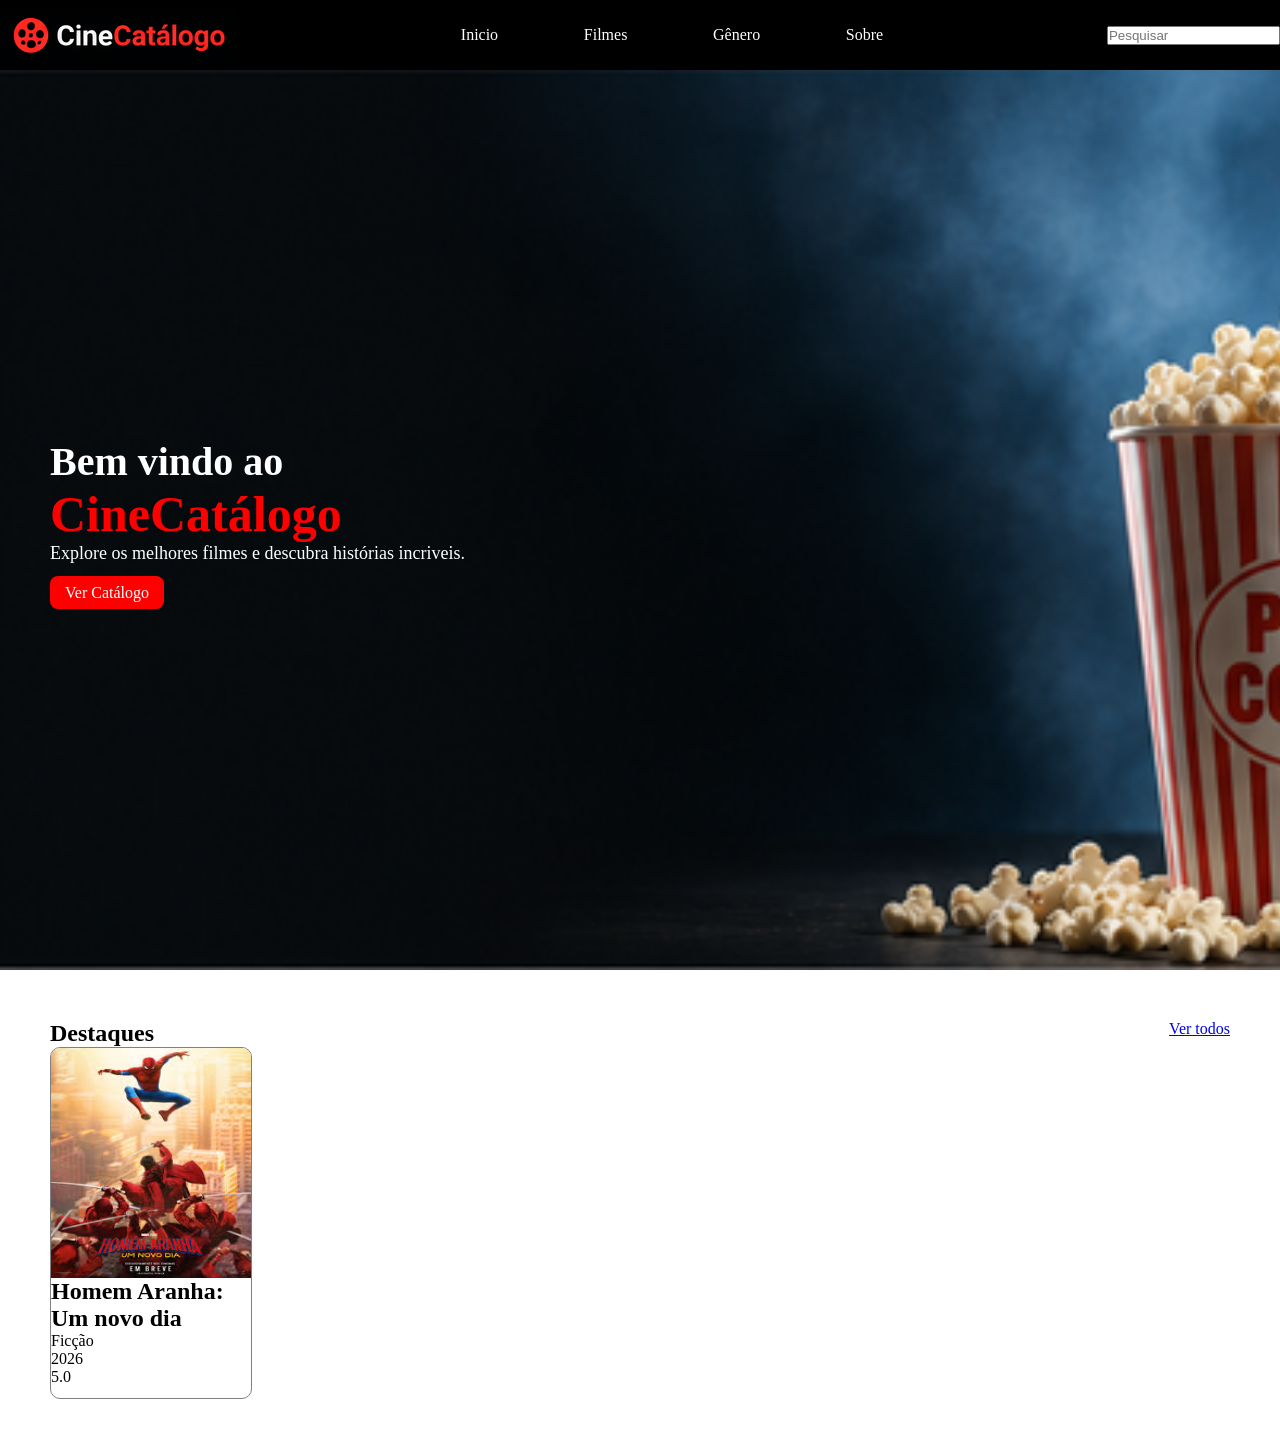
<file: Filmes #10/index.html>
<html>
<head>
	<title>Cine Catalogo</title>
	<link rel="stylesheet" href="style.css">
</head>

<body>
	<header>
	 <div class="logo">
	 	<img src="images/logo-cine.png">
	 </div>
	<ul>
		<li><a href="#">Inicio</a></li>
		<li><a href="#">Filmes</a></li>
		<li><a href="#">Gênero</a></li>
		<li><a href="#">Sobre</a></li>
	</ul>
	 <div class="pesquisa">
	 	<input type="text" placeholder="Pesquisar"> 	
	 </header>
	<main>
		<div class="slide">

			<div class="descricao-slide">

		<h3>Bem vindo ao</h3>
                <h2>CineCatálogo</h2>
                <p>Explore os melhores filmes e descubra histórias incriveis.</p>
                <a href="#">Ver Catálogo</a>

			</div>

		</div>
		

		<div class="catalogo">
			<div class="destaque-vertodos">
		<h2>Destaques</h2>
		<a href="#">Ver todos</a>
			</div>
			<ul>
				<li>
					<img src="images/homemaranha.jpeg"/>
					<h2>Homem Aranha: Um novo dia</h2>
					<div class="categoria">Ficção</div>
					<div class="lancamento">2026</div>
					<div class="avaliacao">5.0</div>
				</li>
			</ul>
		</div>

	</main>
</body>
</html>
</file>
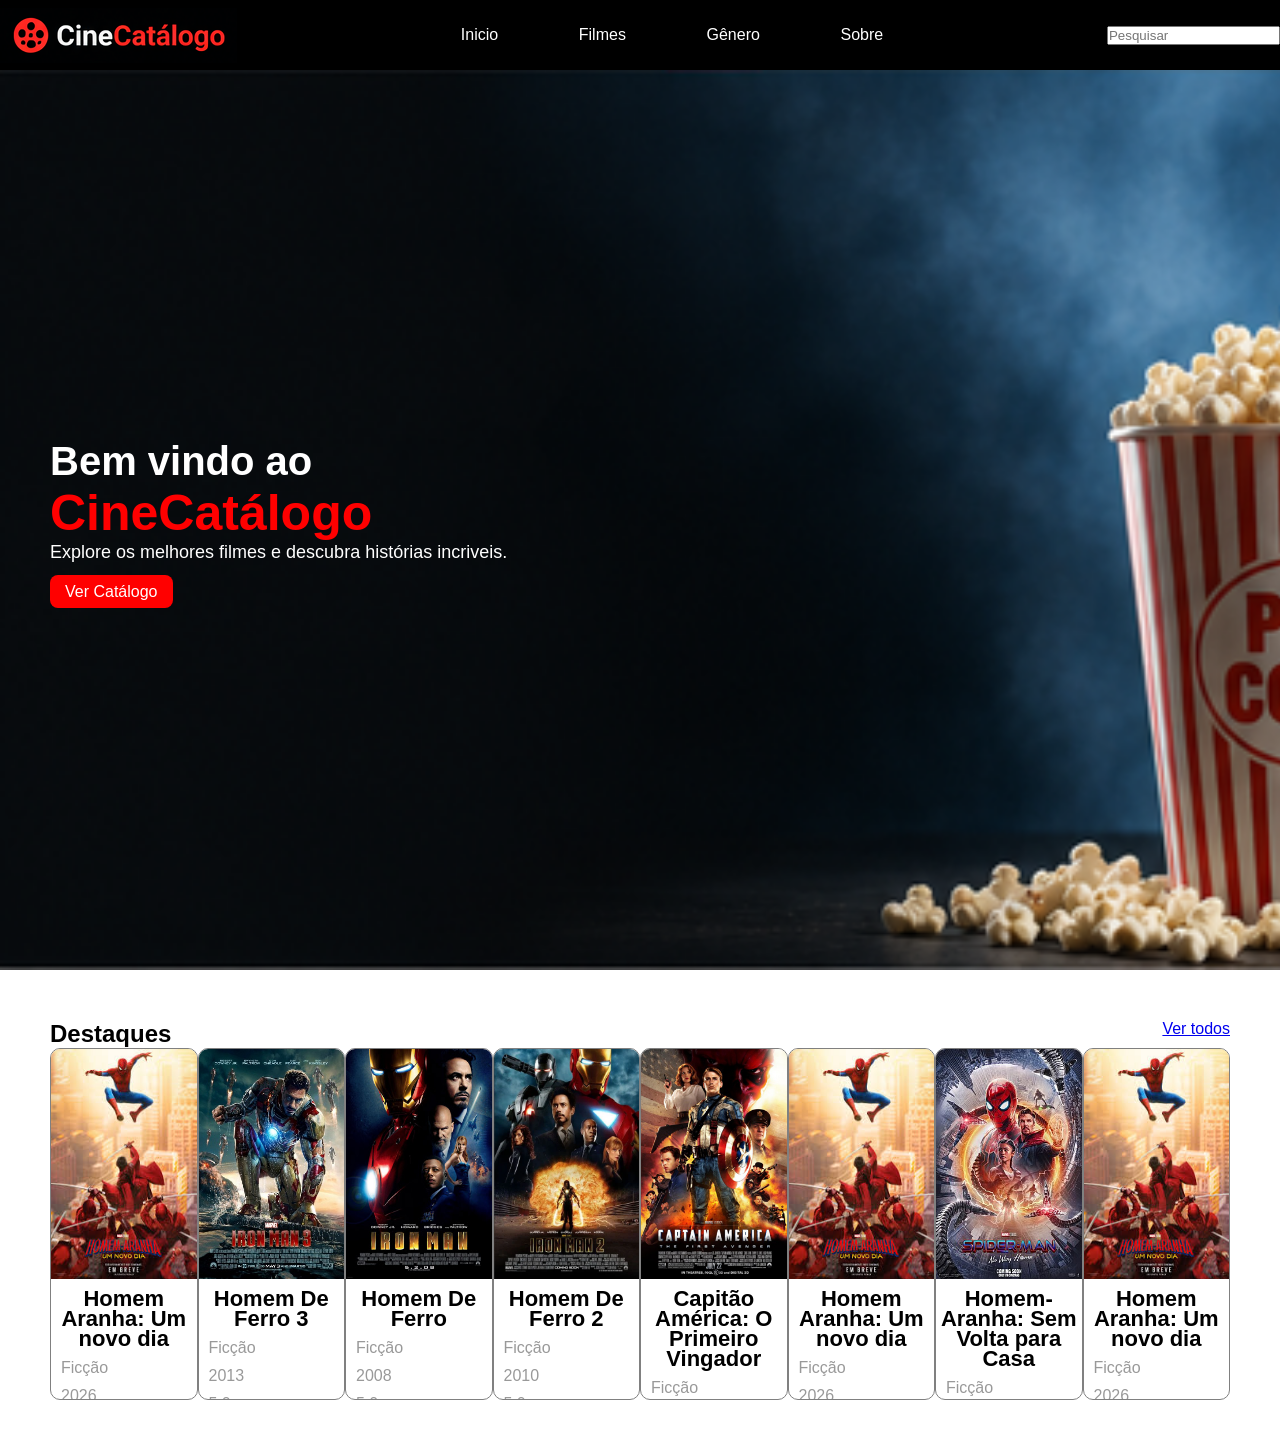
<file: Filmes #12/index.html>
<html>
<head>
	<title>Cine Catalogo</title>
	<link rel="stylesheet" href="style.css">
</head>

<body>
	<header>
	 <div class="logo">
	 	<img src="images/logo-cine.png">
	 </div>
	<ul>
		<li><a href="#">Inicio</a></li>
		<li><a href="#">Filmes</a></li>
		<li><a href="#">Gênero</a></li>
		<li><a href="#">Sobre</a></li>
	</ul>
	 <div class="pesquisa">
	 	<input type="text" placeholder="Pesquisar"> 	
	 </header>
	<main>
		<div class="slide">

			<div class="descricao-slide">

		<h3>Bem vindo ao</h3>
                <h2>CineCatálogo</h2>
                <p>Explore os melhores filmes e descubra histórias incriveis.</p>
                <a href="#">Ver Catálogo</a>

			</div>

		</div>
		

		<div class="catalogo">
			<div class="destaque-vertodos">
		<h2>Destaques</h2>
		<a href="#">Ver todos</a>
			</div>
			<ul>
				<li>
					<img src="images/homemaranha.jpeg"/>
					<h2>Homem Aranha: Um novo dia</h2>
					<div class="categoria">Ficção</div>
					<div class="lancamento">2026</div>
					<div class="avaliacao">5.0</div>
				</li>
				<li>
					<img src="images/Iron_Man_3_poster.jpg"/>
					<h2>Homem De Ferro 3</h2>
					<div class="categoria">Ficção</div>
					<div class="lancamento">2013</div>
					<div class="avaliacao">5.0</div>
				</li>
				<li>
					<img src="images/Iron_Man_poster.jpg"/>
					<h2>Homem De Ferro</h2>
					<div class="categoria">Ficção</div>
					<div class="lancamento">2008</div>
					<div class="avaliacao">5.0</div>
				</li>
				<li>
					<img src="images/Iron_Man_2_poster.jpg"/>
					<h2>Homem De Ferro 2</h2>
					<div class="categoria">Ficção</div>
					<div class="lancamento">2010</div>
					<div class="avaliacao">5.0</div>
				</li>
				<li>
					<img src="images/Capitão_América_1.jpg"/>
					<h2>Capitão América: O Primeiro Vingador</h2>
					<div class="categoria">Ficção</div>
					<div class="lancamento">2011</div>
					<div class="avaliacao">5.0</div>
				</li>
				<li>
					<img src="images/homemaranha.jpeg"/>
					<h2>Homem Aranha: Um novo dia</h2>
					<div class="categoria">Ficção</div>
					<div class="lancamento">2026</div>
					<div class="avaliacao">5.0</div>
				</li>
				<li>
					<img src="images/Spider-Man_NWTH.jpg"/>
					<h2>Homem-Aranha: Sem Volta para Casa</h2>
					<div class="categoria">Ficção</div>
					<div class="lancamento">2021</div>
					<div class="avaliacao">5.0</div>
				</li>
				<li>
					<img src="images/homemaranha.jpeg"/>
					<h2>Homem Aranha: Um novo dia</h2>
					<div class="categoria">Ficção</div>
					<div class="lancamento">2026</div>
					<div class="avaliacao">5.0</div>
				</li>

			</ul>
		</div>

	</main>
</body>
</html>
</file>
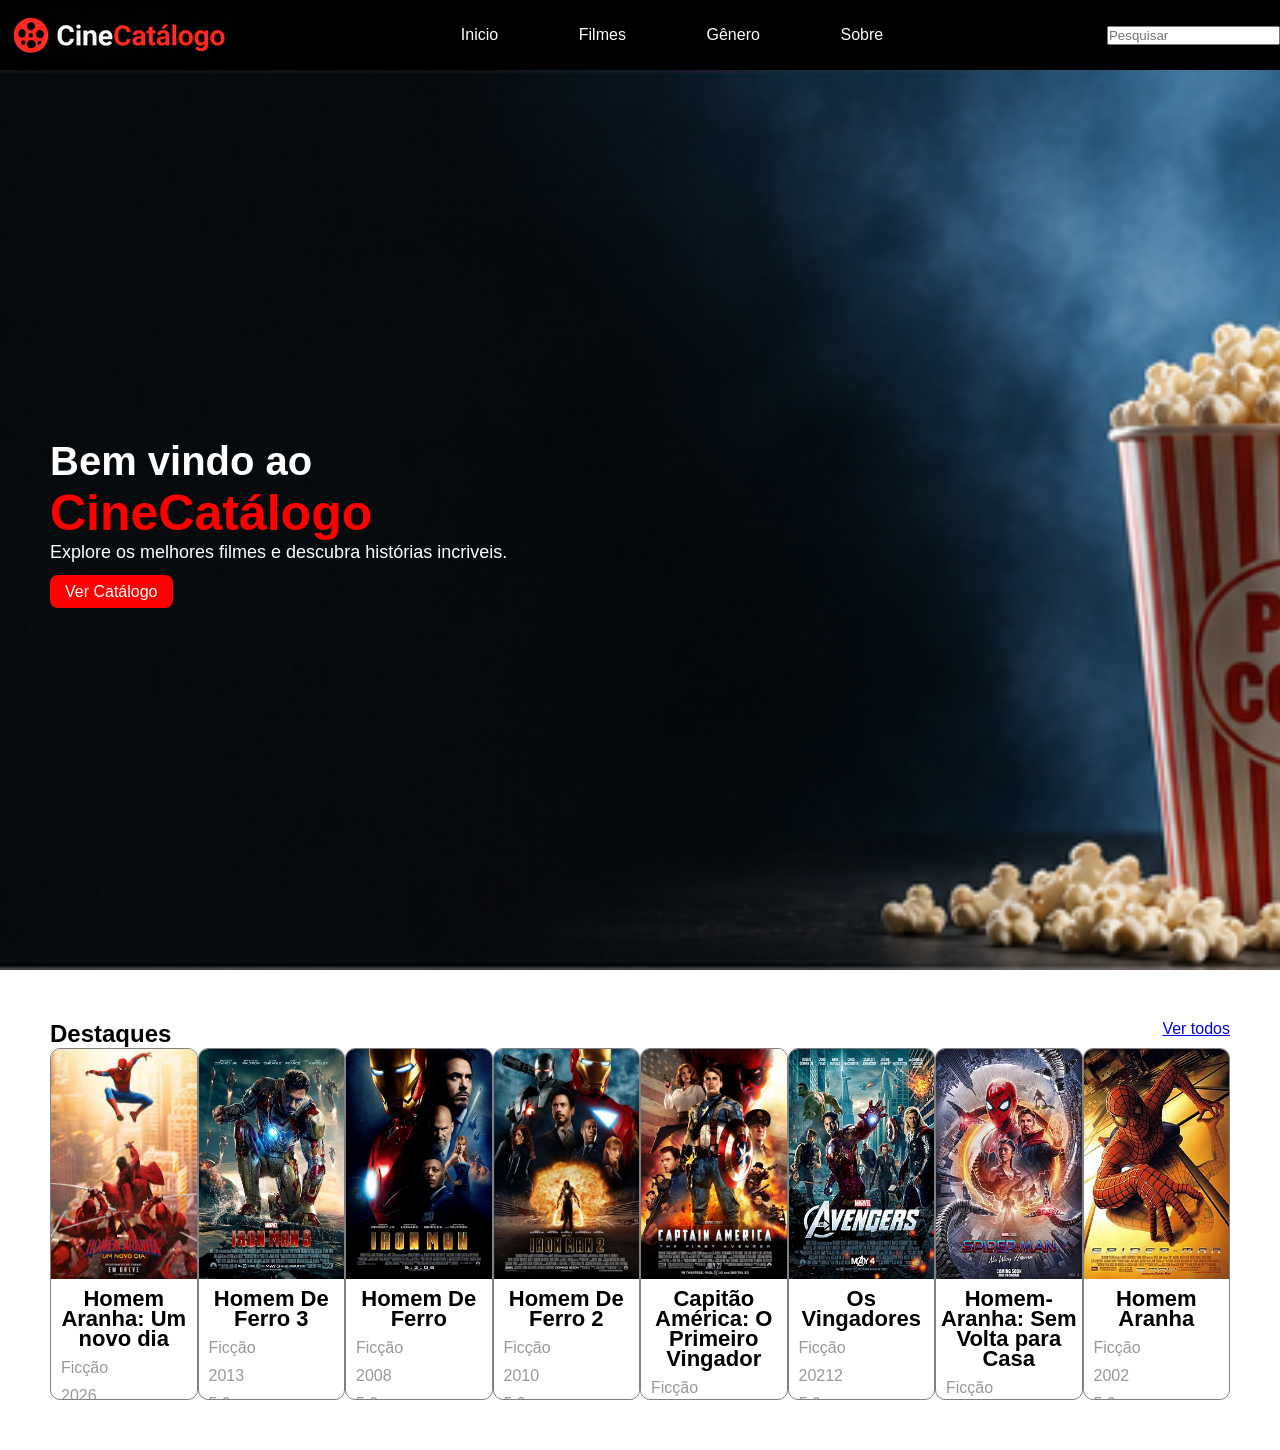
<file: Filmes #13/index.html>
<html>
<head>
	<title>Cine Catalogo</title>
	<link rel="stylesheet" href="style.css">
</head>

<body>
	<header>
	 <div class="logo">
	 	<img src="images/logo-cine.png">
	 </div>
	<ul>
		<li><a href="#">Inicio</a></li>
		<li><a href="#">Filmes</a></li>
		<li><a href="#">Gênero</a></li>
		<li><a href="#">Sobre</a></li>
	</ul>
	 <div class="pesquisa">
	 	<input type="text" placeholder="Pesquisar"> 	
	 </header>
	<main>
		<div class="slide">

			<div class="descricao-slide">

		<h3>Bem vindo ao</h3>
                <h2>CineCatálogo</h2>
                <p>Explore os melhores filmes e descubra histórias incriveis.</p>
                <a href="#">Ver Catálogo</a>

			</div>

		</div>
		

		<div class="catalogo">
			<div class="destaque-vertodos">
		<h2>Destaques</h2>
		<a href="#">Ver todos</a>
			</div>
			<ul>
				<li>
					<img src="images/homemaranha.jpeg"/>
					<h2>Homem Aranha: Um novo dia</h2>
					<div class="categoria">Ficção</div>
					<div class="lancamento">2026</div>
					<div class="avaliacao">5.0</div>
				</li>
				<li>
					<img src="images/Iron_Man_3_poster.jpg"/>
					<h2>Homem De Ferro 3</h2>
					<div class="categoria">Ficção</div>
					<div class="lancamento">2013</div>
					<div class="avaliacao">5.0</div>
				</li>
				<li>
					<img src="images/Iron_Man_poster.jpg"/>
					<h2>Homem De Ferro</h2>
					<div class="categoria">Ficção</div>
					<div class="lancamento">2008</div>
					<div class="avaliacao">5.0</div>
				</li>
				<li>
					<img src="images/Iron_Man_2_poster.jpg"/>
					<h2>Homem De Ferro 2</h2>
					<div class="categoria">Ficção</div>
					<div class="lancamento">2010</div>
					<div class="avaliacao">5.0</div>
				</li>
				<li>
					<img src="images/Capitão_América_1.jpg"/>
					<h2>Capitão América: O Primeiro Vingador</h2>
					<div class="categoria">Ficção</div>
					<div class="lancamento">2011</div>
					<div class="avaliacao">5.0</div>
				</li>
				<li>
					<img src="images/The_Avengers.jpg"/>
					<h2>Os Vingadores</h2>
					<div class="categoria">Ficção</div>
					<div class="lancamento">20212</div>
					<div class="avaliacao">5.0</div>
				</li>
				<li>
					<img src="images/Spider-Man_NWTH.jpg"/>
					<h2>Homem-Aranha: Sem Volta para Casa</h2>
					<div class="categoria">Ficção</div>
					<div class="lancamento">2021</div>
					<div class="avaliacao">5.0</div>
				</li>
				<li>
					<img src="images/Spider-Man_TM.jpg"/>
					<h2>Homem Aranha</h2>
					<div class="categoria">Ficção</div>
					<div class="lancamento">2002</div>
					<div class="avaliacao">5.0</div>
				</li>

			</ul>
		</div>

	</main>
</body>
</html>
</file>
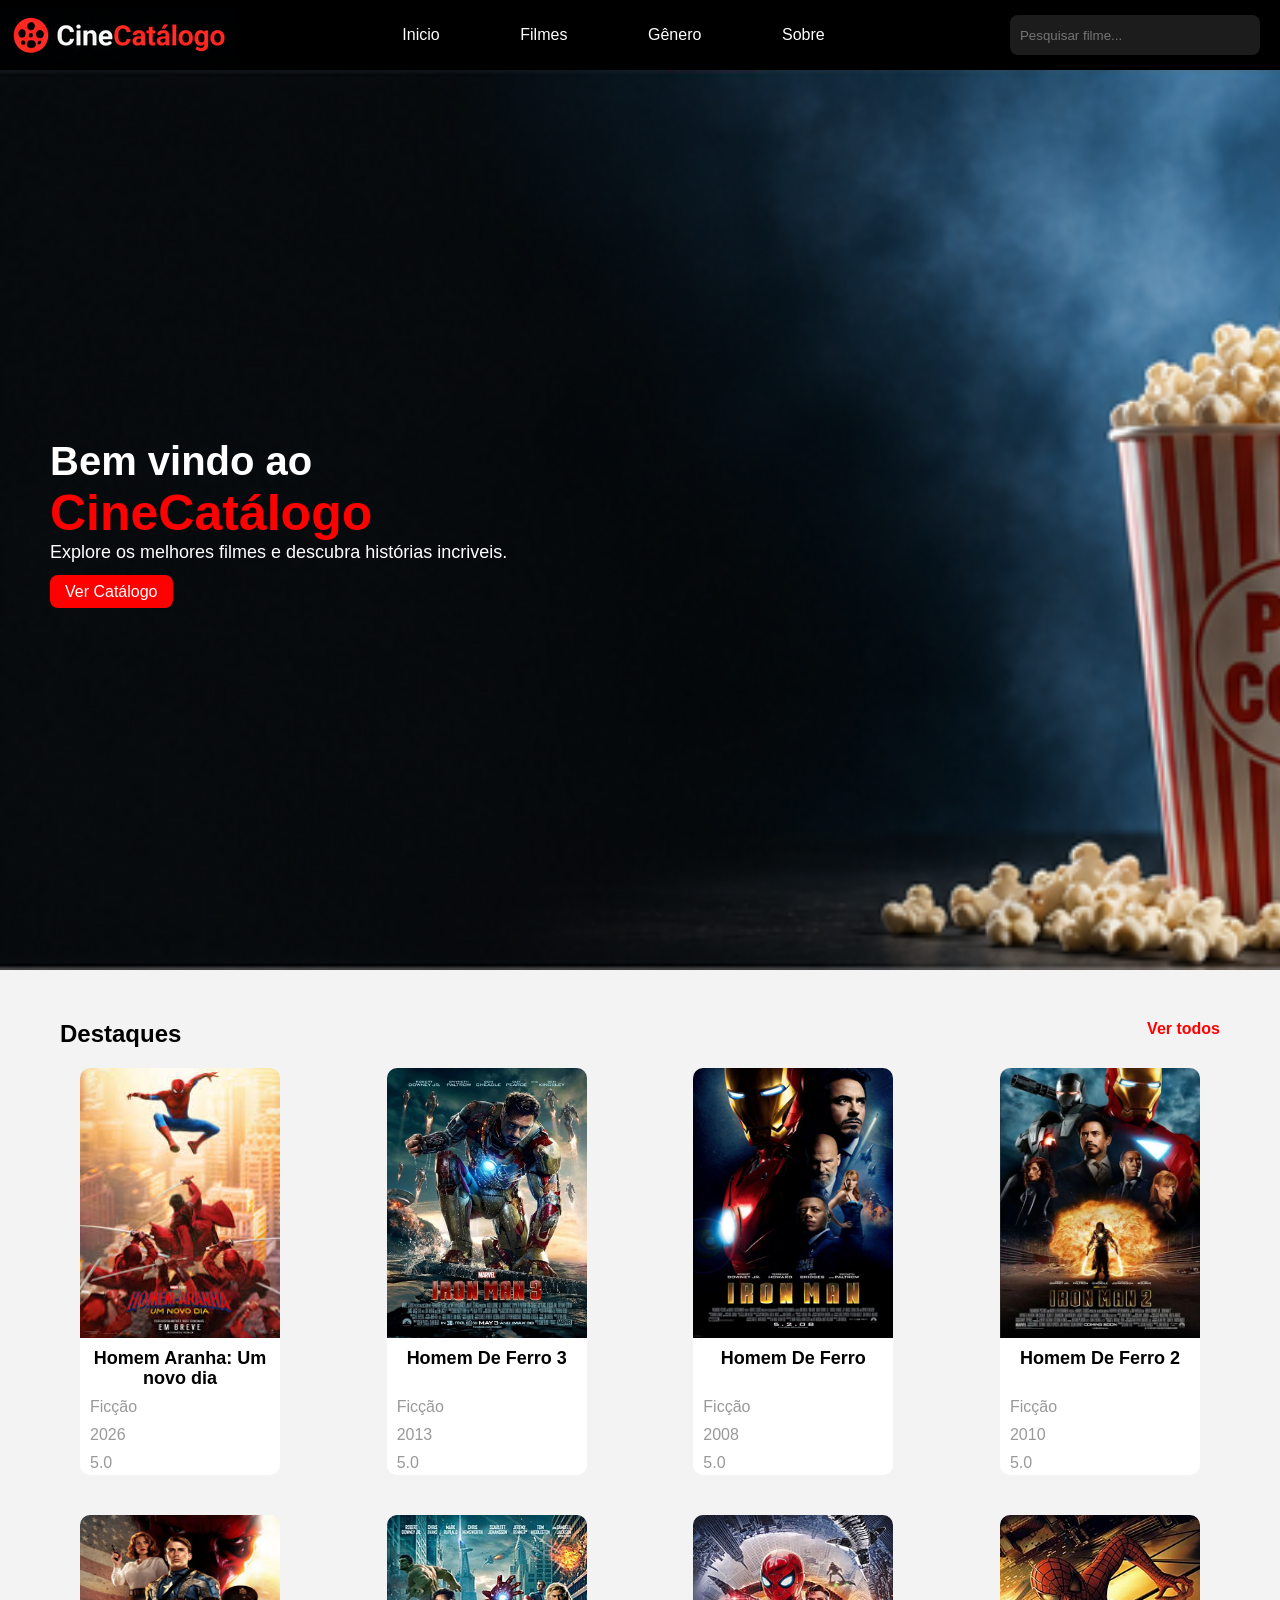
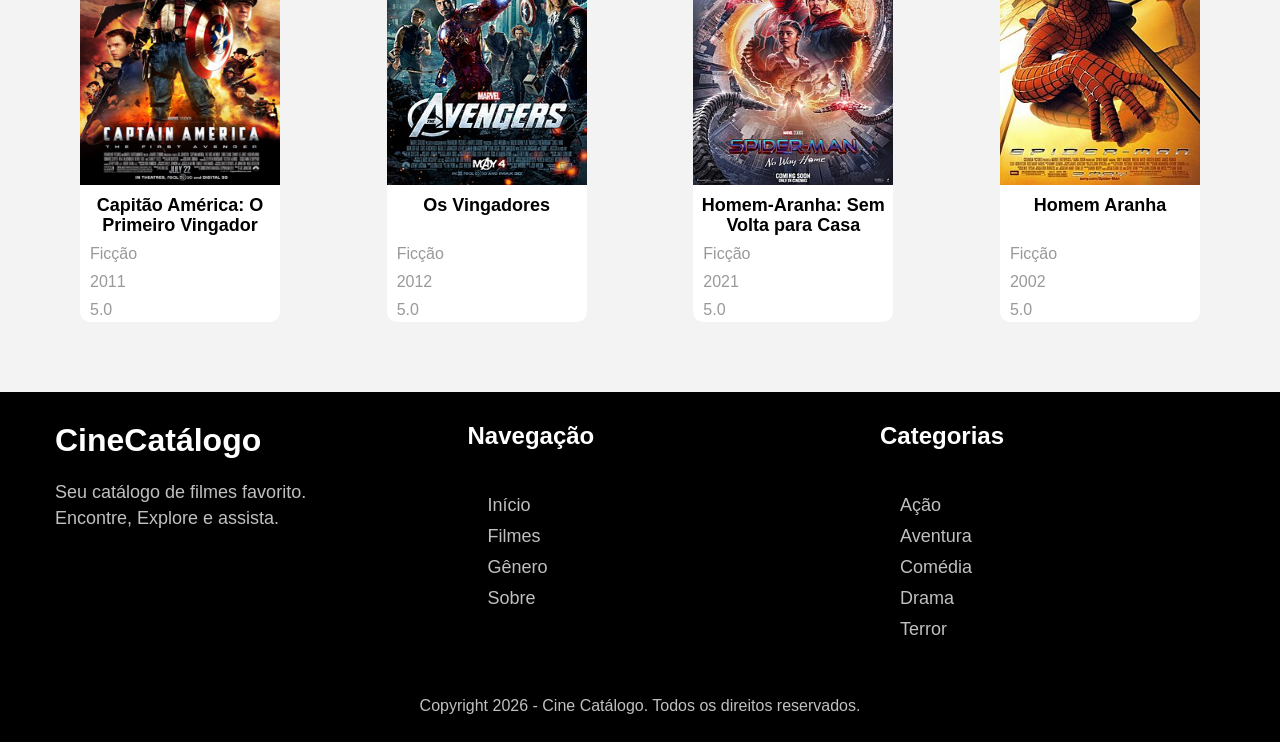
<file: Filmes #14/index.html>
<html>
<head>
	<title>Cine Catalogo</title>
	<link rel="stylesheet" href="style.css">
</head>

<body>
	<header>
	 <div class="logo">
	 	<img src="images/logo-cine.png">
	 </div>
	<ul>
		<li><a href="https://www.google.com">Inicio</a></li>
		<li><a href="https://www.github.com/Trevasepesadelos/filmes">Filmes</a></li>
		<li><a href="https://www.youtube.com/watch?v=6fVE8kSM43I&list=RD6fVE8kSM43I&start_radio=1">Gênero</a></li>
		<li><a href="https://www.riotgames.com">Sobre</a></li>
	</ul>
	<div class="pesquisa">
		<input type="text" placeholder="Pesquisar filme...">
	</div>	
		</header>
	<main>
		<div class="slide">

			<div class="descricao-slide">

		<h3>Bem vindo ao</h3>
                <h2>CineCatálogo</h2>
                <p>Explore os melhores filmes e descubra histórias incriveis.</p>
                <a href="#">Ver Catálogo</a>

			</div>

		</div>
		

		<div class="catalogo">
			
			<ul>
            <div class="destaque-vertodos">
		<h2>Destaques</h2>
		<a href="#"><strong>Ver todos</strong></a>
			    </div>
				<li>
					<img src="images/homemaranha.jpeg"/>
					<h2><a href="#">Homem Aranha: Um novo dia</a></h2>
					<div class="categoria">Ficção</div>
					<div class="lancamento">2026</div>
					<div class="avaliacao">5.0</div>
				</li>
				<li>
					<img src="images/Iron_Man_3_poster.jpg"/>
					<h2><a href="#">Homem De Ferro 3</a></h2>
					<div class="categoria">Ficção</div>
					<div class="lancamento">2013</div>
					<div class="avaliacao">5.0</div>
				</li>
				<li>
					<img src="images/Iron_Man_poster.jpg"/>
					<h2><a href="#">Homem De Ferro</a></h2>
					<div class="categoria">Ficção</div>
					<div class="lancamento">2008</div>
					<div class="avaliacao">5.0</div>
				</li>
				<li>
					<img src="images/Iron_Man_2_poster.jpg"/>
					<h2><a href="#">Homem De Ferro 2</a></h2>
					<div class="categoria">Ficção</div>
					<div class="lancamento">2010</div>
					<div class="avaliacao">5.0</div>
				</li>
				<li>
					<img src="images/Capitão_América_1.jpg"/>
					<h2><a href="#">Capitão América: O Primeiro Vingador</a></h2>
					<div class="categoria">Ficção</div>
					<div class="lancamento">2011</div>
					<div class="avaliacao">5.0</div>
				</li>
				<li>
					<img src="images/The_Avengers.jpg"/>
					<h2><a href="#">Os Vingadores</a></h2>
					<div class="categoria">Ficção</div>
					<div class="lancamento">2012</div>
					<div class="avaliacao">5.0</div>
				</li>
				<li>
					<img src="images/Spider-Man_NWTH.jpg"/>
					<h2><a href="#">Homem-Aranha: Sem Volta para Casa</a></h2>
					<div class="categoria">Ficção</div>
					<div class="lancamento">2021</div>
					<div class="avaliacao">5.0</div>
				</li>
				<li>
					<img src="images/Spider-Man_TM.jpg"/>
					<h2><a href="#">Homem Aranha</a></h2>
					<div class="categoria">Ficção</div>
					<div class="lancamento">2002</div>
					<div class="avaliacao">5.0</div>
				</li>

			</ul>
		</div>

	</main>

	<footer>
            <div class="sobre">
                <h2>CineCatálogo</h2>
                <p>Seu catálogo de filmes favorito. <br>
                Encontre, Explore e assista.</p>
            </div>

            <div class="menu">
                <h2>Navegação</h2>
                <ul>
                    <li><a href="#">Início</a></li>
                    <li><a href="#">Filmes</a></li>
                    <li><a href="#">Gênero</a></li>
                    <li><a href="#">Sobre</a></li>
                </ul>
            </div>
            <div class="categoria">
                <h2>Categorias</h2>
                <ul>
                    <li><a href="#">Ação</a></li>
                    <li><a href="#">Aventura</a></li>
                    <li><a href="#">Comédia</a></li>
                    <li><a href="#">Drama</a></li>
                    <li><a href="#">Terror</a></li>
                </ul>
            </div>
				<p class="copyright">Copyright 2026 - Cine Catálogo. Todos os direitos reservados.</p>
	</footer>
		</body>
</html>
</file>
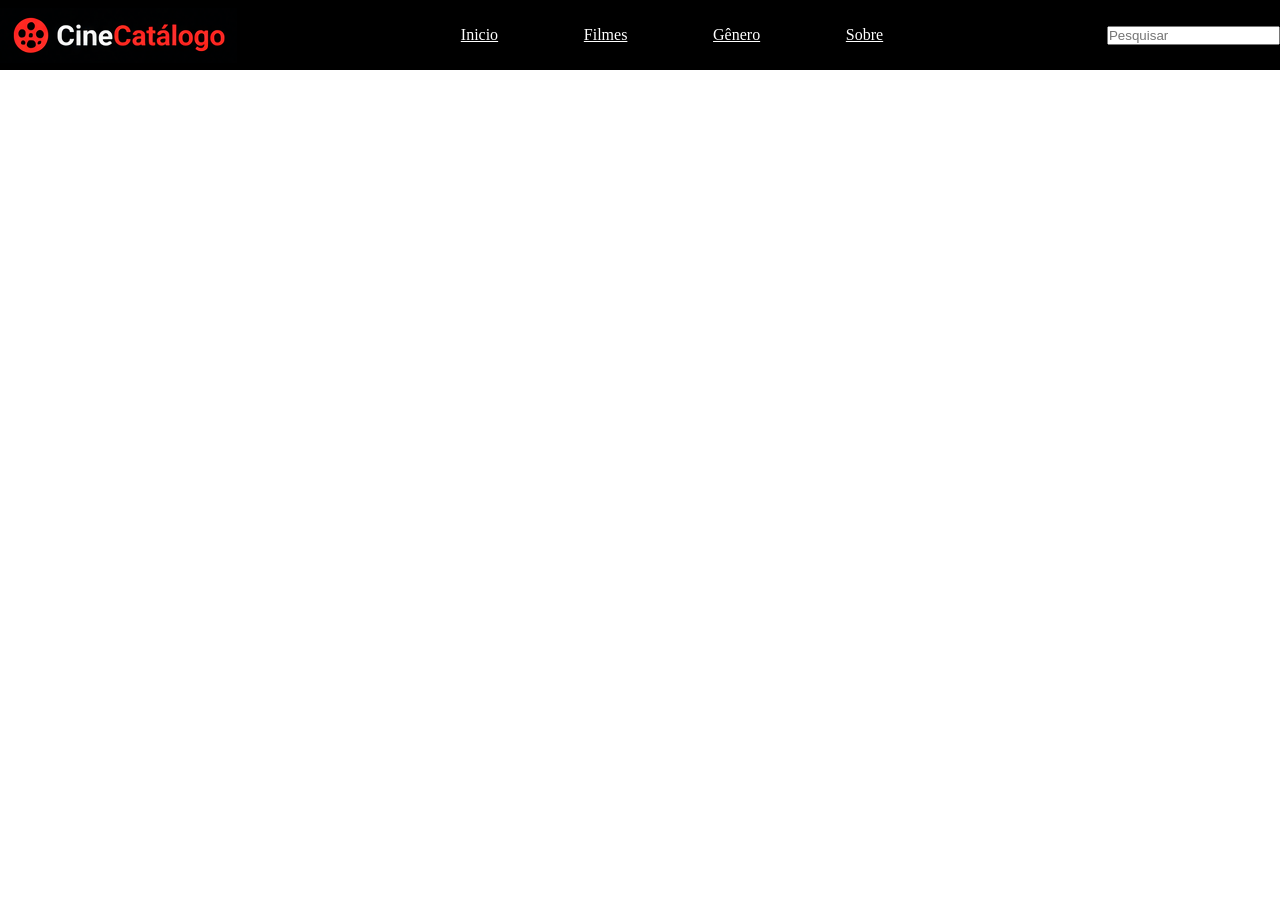
<file: Filmes #3/index.html>
<html>
<head>
	<title>Cine Catalogo</title>
	<link rel="stylesheet" href="style.css">
</head>

<body>
	<header>
	 <div class="logo">
	 	<img src="Images/logo-cine.png">
	 </div>
	<ul>
		<li><a href="#">Inicio</a></li>
		<li><a href="#">Filmes</a></li>
		<li><a href="#">Gênero</a></li>
		<li><a href="#">Sobre</a></li>
	</ul>
	 <div class="pesquisa">
	 	<input type="text" placeholder="Pesquisar"> 	
	 </header>
</body>
</html>
</file>
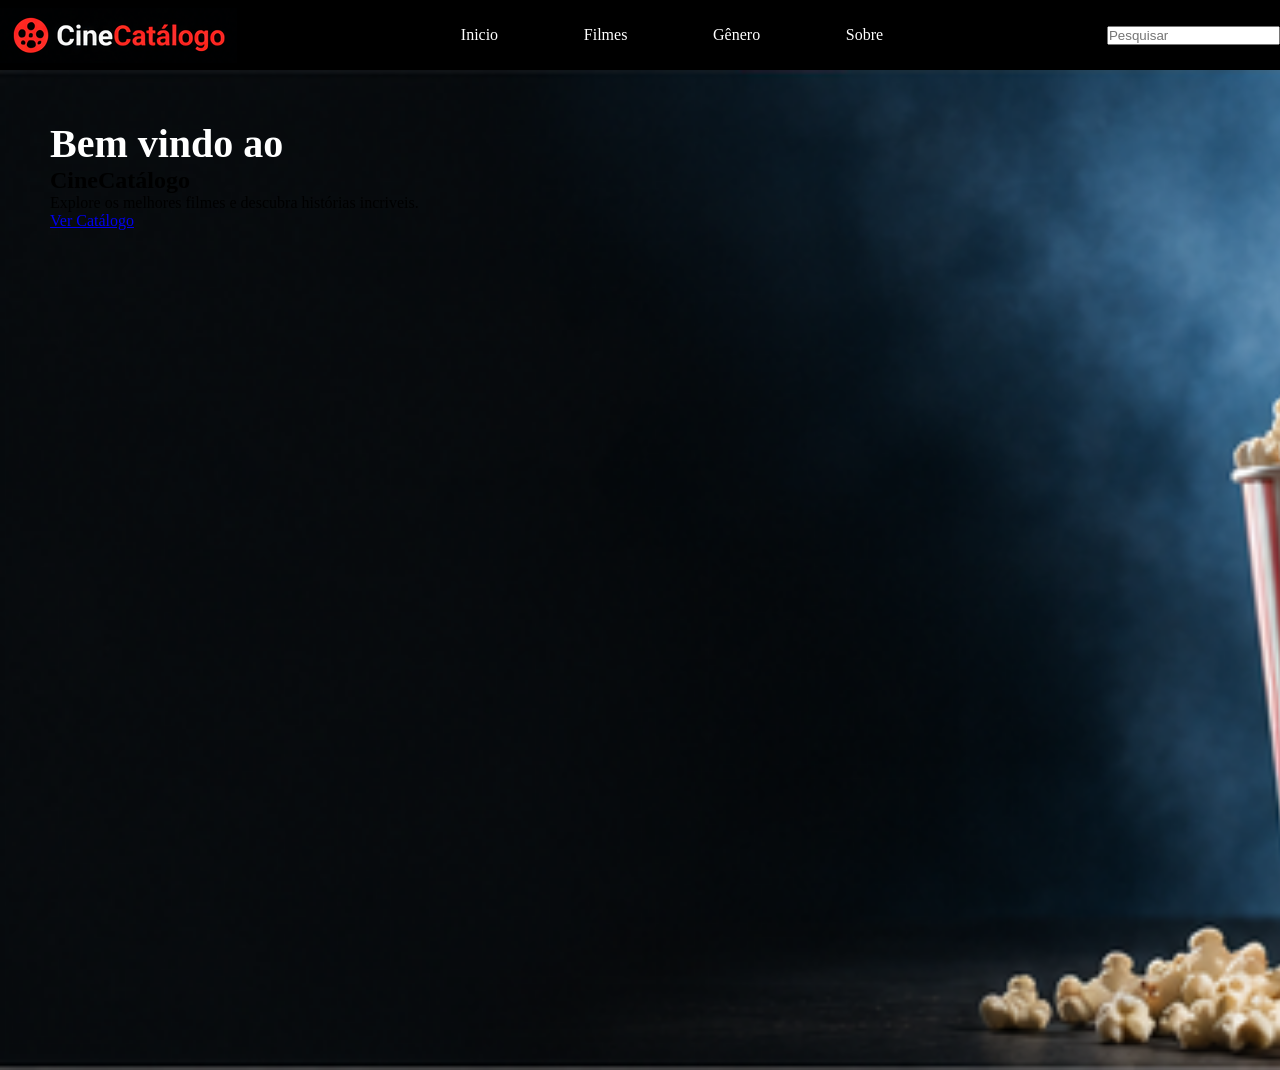
<file: Filmes #5/index.html>
<html>
<head>
	<title>Cine Catalogo</title>
	<link rel="stylesheet" href="style.css">
</head>

<body>
	<header>
	 <div class="logo">
	 	<img src="images/logo-cine.png">
	 </div>
	<ul>
		<li><a href="#">Inicio</a></li>
		<li><a href="#">Filmes</a></li>
		<li><a href="#">Gênero</a></li>
		<li><a href="#">Sobre</a></li>
	</ul>
	 <div class="pesquisa">
	 	<input type="text" placeholder="Pesquisar"> 	
	 </header>
	<main>
		<div class="slide">
		        <h3>Bem vindo ao</h3>
                <h2>CineCatálogo</h2>
                <p>Explore os melhores filmes e descubra histórias incriveis.</p>
                <a href="#">Ver Catálogo</a> 
		</div>
	</main>
</body>
</html>
</file>
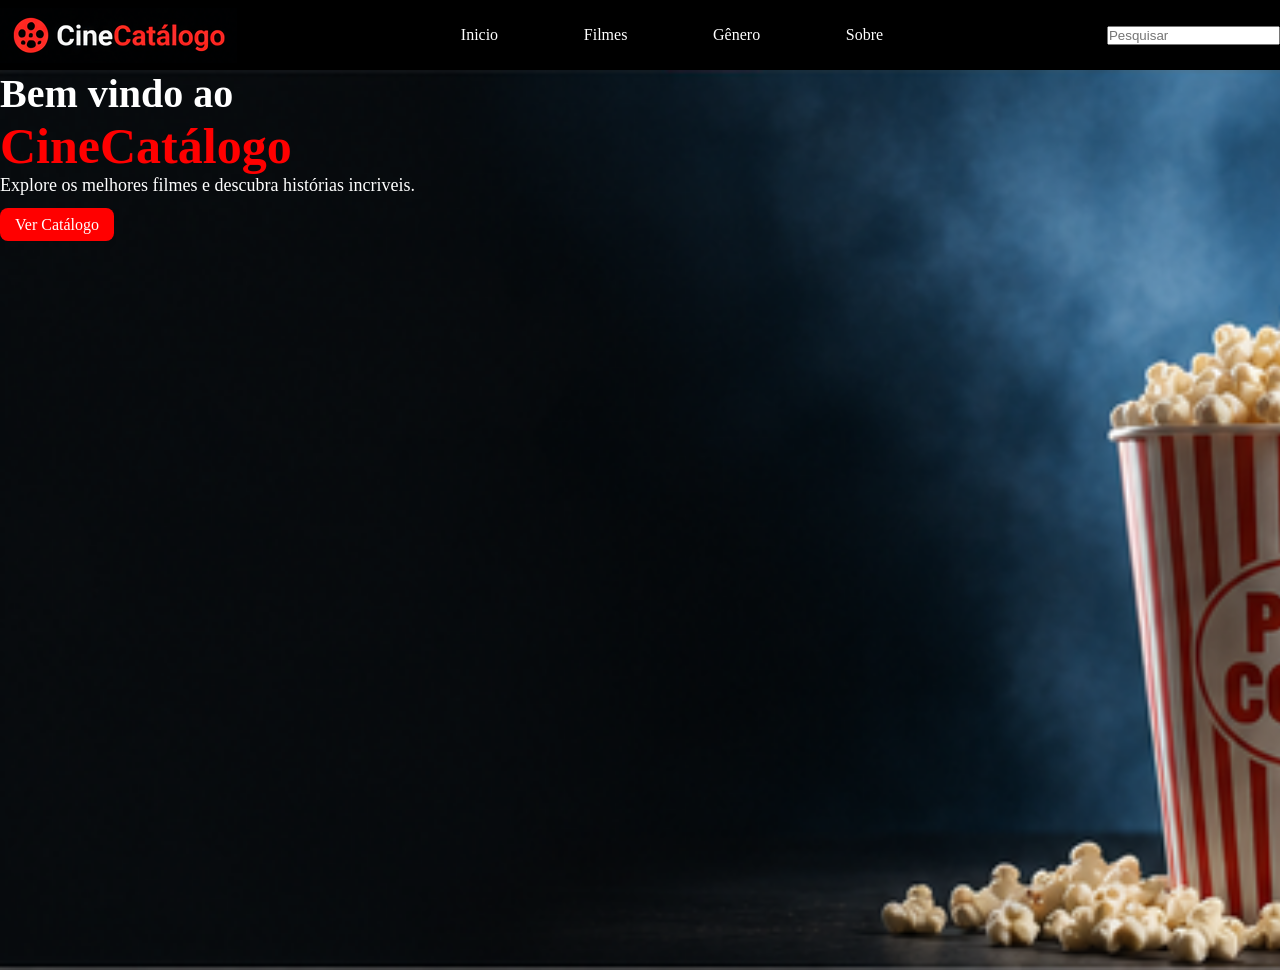
<file: Filmes #6/index.html>
<html>
<head>
	<title>Cine Catalogo</title>
	<link rel="stylesheet" href="style.css">
</head>

<body>
	<header>
	 <div class="logo">
	 	<img src="images/logo-cine.png">
	 </div>
	<ul>
		<li><a href="#">Inicio</a></li>
		<li><a href="#">Filmes</a></li>
		<li><a href="#">Gênero</a></li>
		<li><a href="#">Sobre</a></li>
	</ul>
	 <div class="pesquisa">
	 	<input type="text" placeholder="Pesquisar"> 	
	 </header>
	<main>
		<div class="slide">
				<div class="descricao-slide">
		     <h3>Bem vindo ao</h3>
                <h2>CineCatálogo</h2>
                <p>Explore os melhores filmes e descubra histórias incriveis.</p>
                <a href="#">Ver Catálogo</a>
				</div>
		</div>
	</main>
</body>
</html>
</file>
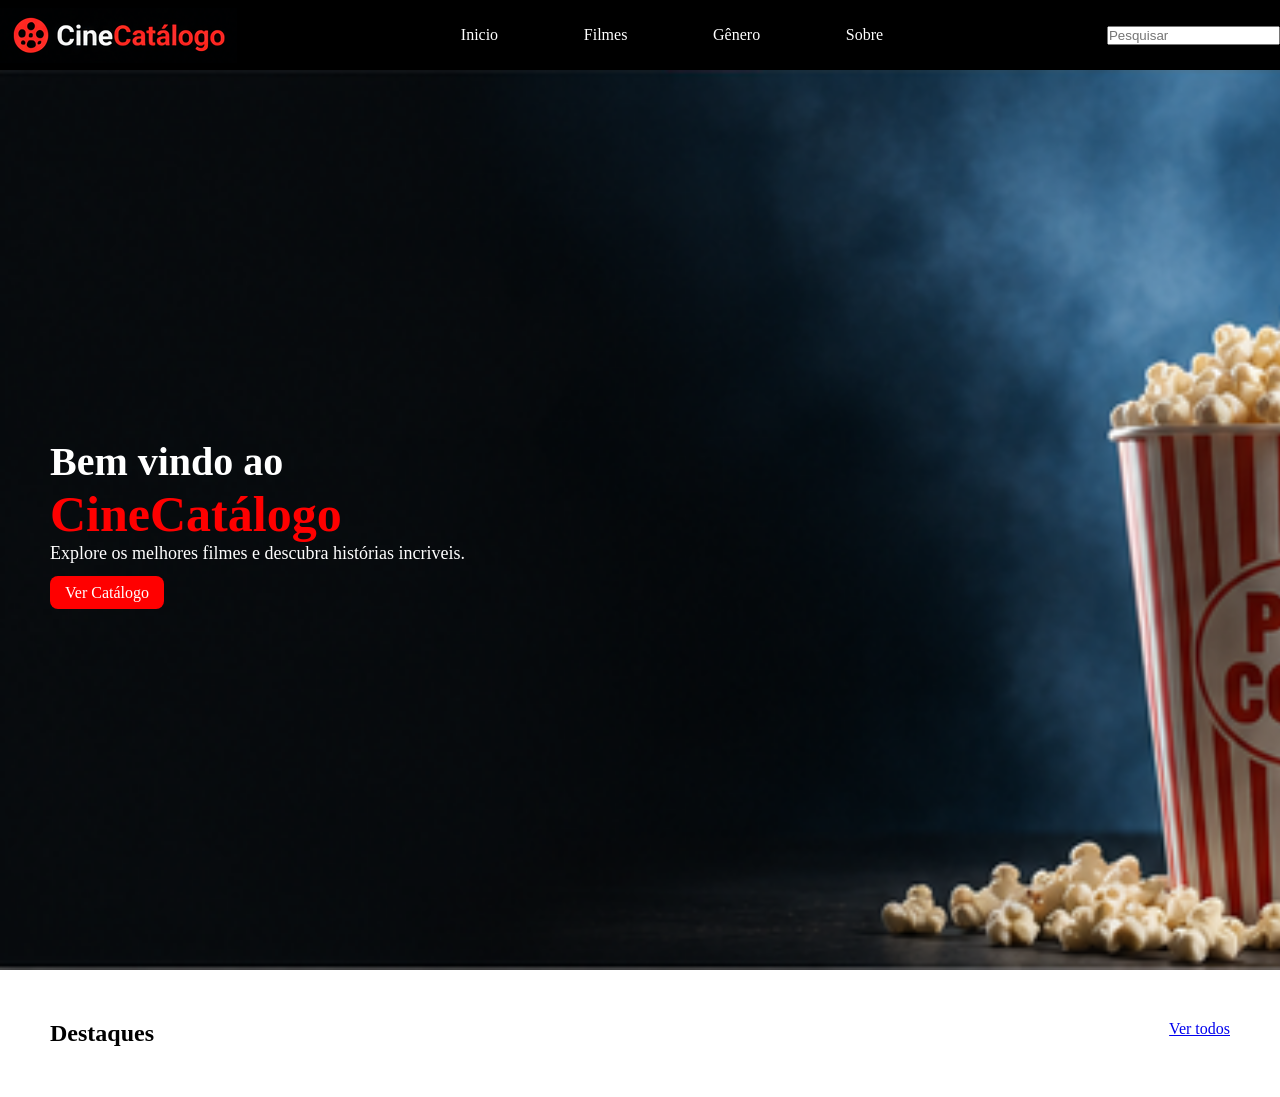
<file: Filmes #7/index.html>
<html>
<head>
	<title>Cine Catalogo</title>
	<link rel="stylesheet" href="style.css">
</head>

<body>
	<header>
	 <div class="logo">
	 	<img src="images/logo-cine.png">
	 </div>
	<ul>
		<li><a href="#">Inicio</a></li>
		<li><a href="#">Filmes</a></li>
		<li><a href="#">Gênero</a></li>
		<li><a href="#">Sobre</a></li>
	</ul>
	 <div class="pesquisa">
	 	<input type="text" placeholder="Pesquisar"> 	
	 </header>
	<main>
		<div class="slide">

			<div class="descricao-slide">

		<h3>Bem vindo ao</h3>
                <h2>CineCatálogo</h2>
                <p>Explore os melhores filmes e descubra histórias incriveis.</p>
                <a href="#">Ver Catálogo</a>

			</div>

		</div>
		

		<div class="catalogo">
			<div class="destaque-vertodos">
		<h2>Destaques</h2>
		<a href="#">Ver todos</a>
			</div>
		</div>

	</main>
</body>
</html>
</file>
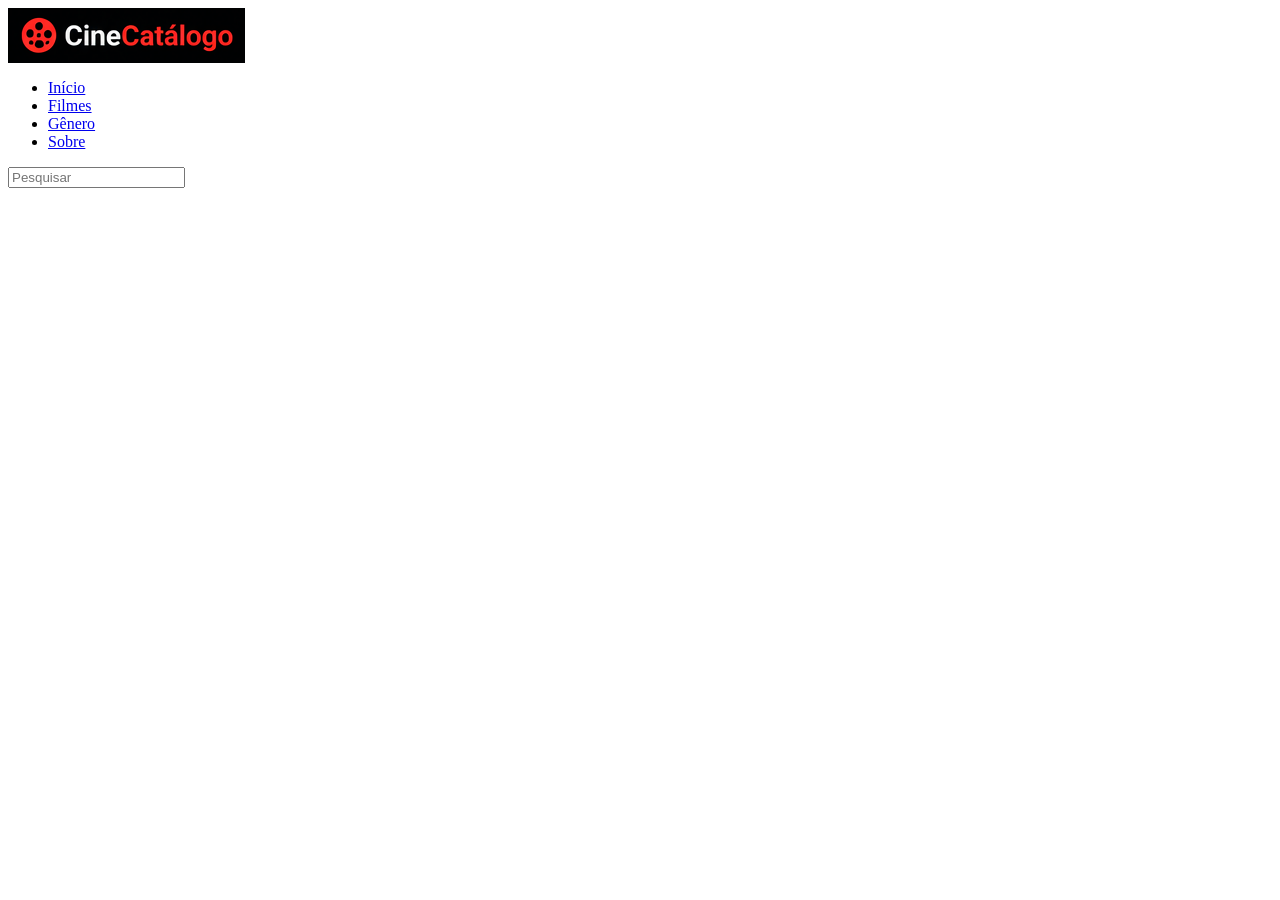
<file: FIlmes/index.html>
<!DOCTYPE html>
<html>
	<head>
		<meta charset="UTF-8">
		<title>Cine Catálogo</title>
		<link rel="stylesheet" href="style.css">
	</head>
	<body>
		<header>
			<div class="logo">
				<img src="images/logo-cine.png">
			</div>
			<ul>
				<li><a href="#">Início</a></li>
				<li><a href="#">Filmes</a></li>
				<li><a href="#">Gênero</a></li>
				<li><a href="#">Sobre</a></li>
			</ul>
			<div class="pesquisa">
					<input type="text" placeholder="Pesquisar">
			</div>
		</header>
	</body>
</html>
</file>
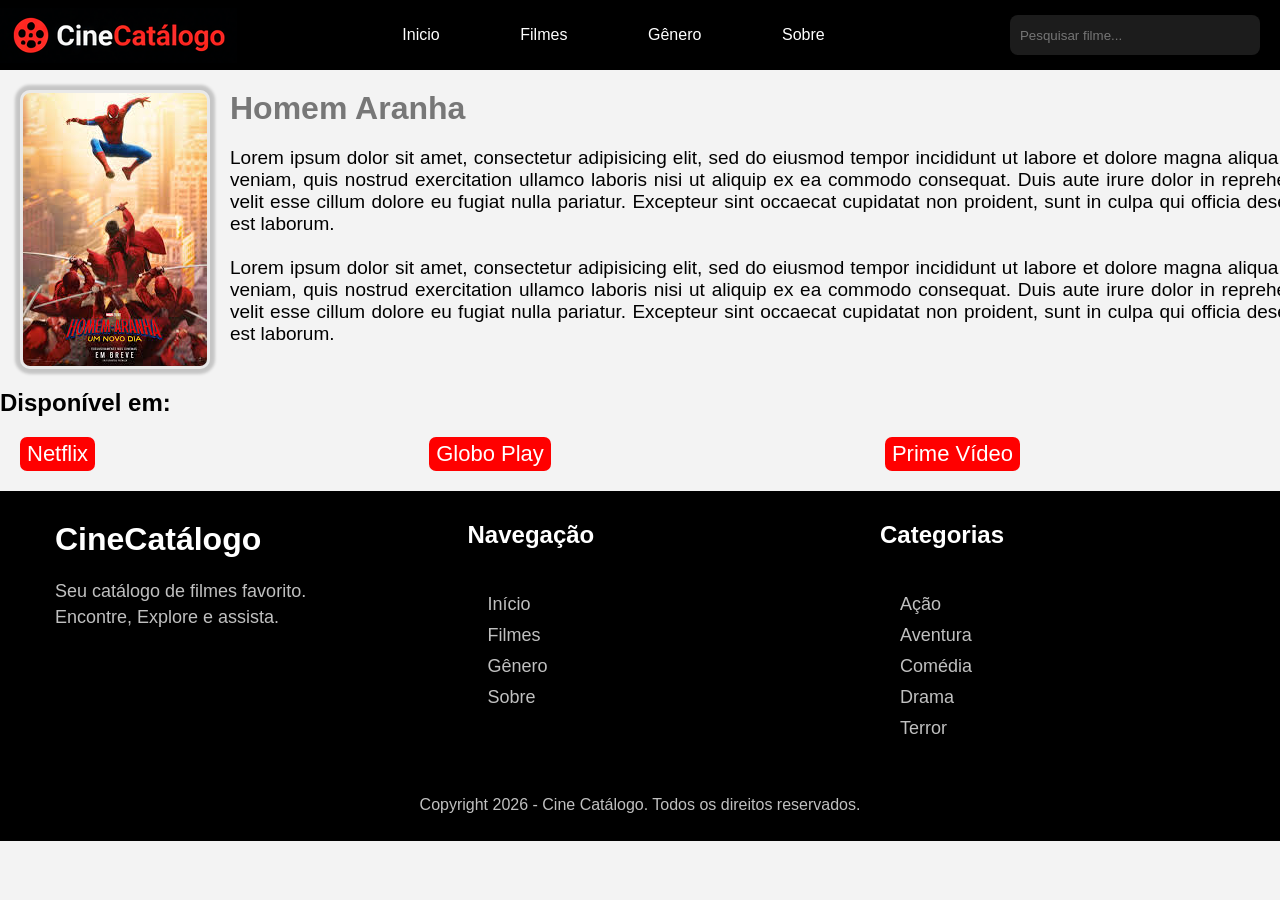
<file: Filmes #14/TNO.html>
<html>
<head>
	<title>Cine Catalogo</title>
	<link rel="stylesheet" href="style.css">
</head>

<body>
	<header>
	 <div class="logo">
	 	<img src="images/logo-cine.png">
	 </div>
	<ul>
		<li><a href="https://www.google.com">Inicio</a></li>
		<li><a href="https://www.github.com/Trevasepesadelos/filmes">Filmes</a></li>

		<li class="dropdown">
			<a href="https://www.youtube.com/watch?v=6fVE8kSM43I&list=RD6fVE8kSM43I&start_radio=1">Gênero</a>
			<div class="dropdown-content">
				<a href="#">Comédia</a>
				<a href="#">Romance</a>
				<a href="#">Terror</a>
			</div>
		</li>

		<li><a href="https://www.riotgames.com">Sobre</a></li>
	</ul>
	<div class="pesquisa">
		<input type="text" placeholder="Pesquisar filme...">
	</div>	
		</header>
		<main class="conteudo	">
			<div class="filme">
				<img src="images/homemaranha.jpeg">
				<div class="titulo-descricao">
					<h1>Homem Aranha</h1>
					<p>Lorem ipsum dolor sit amet, consectetur adipisicing elit, sed do eiusmod
					tempor incididunt ut labore et dolore magna aliqua. Ut enim ad minim veniam,
					quis nostrud exercitation ullamco laboris nisi ut aliquip ex ea commodo
					consequat. Duis aute irure dolor in reprehenderit in voluptate velit esse
					cillum dolore eu fugiat nulla pariatur. Excepteur sint occaecat cupidatat non
					proident, sunt in culpa qui officia deserunt mollit anim id est laborum.
					<BR><BR>
					Lorem ipsum dolor sit amet, consectetur adipisicing elit, sed do eiusmod
					tempor incididunt ut labore et dolore magna aliqua. Ut enim ad minim veniam,
					quis nostrud exercitation ullamco laboris nisi ut aliquip ex ea commodo
					consequat. Duis aute irure dolor in reprehenderit in voluptate velit esse
					cillum dolore eu fugiat nulla pariatur. Excepteur sint occaecat cupidatat non
					proident, sunt in culpa qui officia deserunt mollit anim id est laborum.</p>
				</div>
			</div>
			<div class="disponivel">
				<h2>Disponível em:</h2>
				<ul>
					<li>Netflix</li>
					<li>Globo Play</li>
					<li>Prime Vídeo</li>
				</ul>
			</div>
		</main>

	<footer>
            <div class="sobre">
                <h2>CineCatálogo</h2>
                <p>Seu catálogo de filmes favorito. <br>
                Encontre, Explore e assista.</p>
            </div>

            <div class="menu">
                <h2>Navegação</h2>
                <ul>
                    <li><a href="#">Início</a></li>
                    <li><a href="#">Filmes</a></li>
                    <li><a href="#">Gênero</a></li>
                    <li><a href="#">Sobre</a></li>
                </ul>
            </div>
            <div class="categoria">
                <h2>Categorias</h2>
                <ul>
                    <li><a href="#">Ação</a></li>
                    <li><a href="#">Aventura</a></li>
                    <li><a href="#">Comédia</a></li>
                    <li><a href="#">Drama</a></li>
                    <li><a href="#">Terror</a></li>
                </ul>
            </div>
				<p class="copyright">Copyright 2026 - Cine Catálogo. Todos os direitos reservados.</p>
	</footer>
		</body>
</html>
</file>
<file: Filmes #10/style.css>
*{
	margin: 0; padding: 0;
}
header {
	height:70px;
	width: 100%;
	background:black;
	display: flex;
	justify-content: space-between;
	align-items: center;
}
ul {
	display: flex;
	justify-content: space-between;
	width: 33%;
}
header a{
	color: white;
	text-decoration: none;
}





main .slide{
	background: url("images/banner-principal.png");
	width:100%;
	height: 100vh;
	background-repeat: no-repeat;
	background-size:cover;
	display:flex;
	align-items:center;
}
main .slide h3{
    color: white;
    font-size: 40px;
}
main .slide h2{
	color:red;
	font-size:50px;
}
main .slide p{
	color:white;
	font-size: 18px;
	margin-bottom: 20px;
}
main .slide a{
	text-decoration:none;
	color:white;
	background: red;
	padding:8px 15px;
	border-radius:8px;
}
main .descricao-slide {
	margin-left: 50px;
}
main .catalogo{
	margin:50px;
}
main .catalogo .destaque-vertodos{
	display:flex;
	justify-content: space-between;
}
main .catalogo ul li{
	width: 200px;
	height: 350px;
	border: 1px solid gray;
	overflow: hidden;
	border-radius: 10px;
}
main .catalogo ul li img{
	width:100%;
	height:230px;
}
</file>
<file: Filmes #12/style.css>
body{
	font-family:arial;
}
*{
	margin: 0; padding: 0;
}
header {
	height:70px;
	width: 100%;
	background:black;
	display: flex;
	justify-content: space-between;
	align-items: center;
}
ul {
	display: flex;
	justify-content: space-between;
	width: 33%;
}
header a{
	color: white;
	text-decoration: none;
}





main .slide{
	background: url("images/banner-principal.png");
	width:100%;
	height: 100vh;
	background-repeat: no-repeat;
	background-size:cover;
	display:flex;
	align-items:center;
}
main .slide h3{
    color: white;
    font-size: 40px;
}
main .slide h2{
	color:red;
	font-size:50px;
}
main .slide p{
	color:white;
	font-size: 18px;
	margin-bottom: 20px;
}
main .slide a{
	text-decoration:none;
	color:white;
	background: red;
	padding:8px 15px;
	border-radius:8px;
}
main .descricao-slide {
	margin-left: 50px;
}
main .catalogo{
	margin:50px;
}
main .catalogo .destaque-vertodos{
	display:flex;
	justify-content: space-between;
}
main .catalogo ul li{
	width: 200px;
	height: 350px;
	border: 1px solid gray;
	overflow: hidden;
	border-radius: 10px;
}
main .catalogo ul li img{
	width: 100%;
	height: 230px;
}
main .catalogo ul li h2{
	font-size: 22px;
	text-align: center;
	line-height: 20px;
	margin: 10px 0;
}
main .catalogo ul li .categoria{
	color: #999;
	padding:0 0 10px 10px;
}
main .catalogo ul li .lancamento{
	color: #999;
	padding:0 0 10px 10px;	
}
main .catalogo ul li .avaliacao{
	color: #999;
	padding:0 0 10px 10px;
}
main .catalogo ul{
	width:100%;
}
</file>
<file: Filmes #13/style.css>
body{
	font-family:arial;
}
*{
	margin: 0; padding: 0;
}
header {
	height:70px;
	width: 100%;
	background:black;
	display: flex;
	justify-content: space-between;
	align-items: center;
}
ul {
	display: flex;
	justify-content: space-between;
	width: 33%;
}
header a{
	color: white;
	text-decoration: none;
}





main .slide{
	background: url("images/banner-principal.png");
	width:100%;
	height: 100vh;
	background-repeat: no-repeat;
	background-size:cover;
	display:flex;
	align-items:center;
}
main .slide h3{
    color: white;
    font-size: 40px;
}
main .slide h2{
	color:red;
	font-size:50px;
}
main .slide p{
	color:white;
	font-size: 18px;
	margin-bottom: 20px;
}
main .slide a{
	text-decoration:none;
	color:white;
	background: red;
	padding:8px 15px;
	border-radius:8px;
}
main .descricao-slide {
	margin-left: 50px;
}
main .catalogo{
	margin:50px;
}
main .catalogo .destaque-vertodos{
	display:flex;
	justify-content: space-between;
}
main .catalogo ul li{
	width: 200px;
	height: 350px;
	border: 1px solid gray;
	overflow: hidden;
	border-radius: 10px;
}
main .catalogo ul li img{
	width: 100%;
	height: 230px;
}
main .catalogo ul li h2{
	font-size: 22px;
	text-align: center;
	line-height: 20px;
	margin: 10px 0;
}
main .catalogo ul li .categoria{
	color: #999;
	padding:0 0 10px 10px;
}
main .catalogo ul li .lancamento{
	color: #999;
	padding:0 0 10px 10px;	
}
main .catalogo ul li .avaliacao{
	color: #999;
	padding:0 0 10px 10px;
}
main .catalogo ul{
	width:100%;
}
</file>
<file: Filmes #14/style.css>
body{
	font-family: "Arial";
	background: #f3f3f3;
}
*{
	margin: 0; padding: 0;
}
header {
	height:70px;
	width: 100%;
	background:black;
	display: flex;
	justify-content: space-between;
	align-items: center;
}
ul {
	display: flex;
	justify-content: space-between;
	width: 33%;
}
header a{
	color: white;
	text-decoration: none;
    
}
header a:hover{
    color:red;
}
header a:active{
    color:green;
}
header a:visited{
    color:purple;
}
header input{
	margin:20px;
	width: 250px;
	height: 40px;
	border-radius:8px;
	background-color: #1C1C1C;
	border: none;
	text-align: justify;
	color:white;
}
header input::placeholder{
	padding-left: 10px;
}



main .slide{
	background: url("images/banner-principal.png");
	width:100%;
	height: 100vh;
	background-repeat: no-repeat;
	background-size:cover;
	display:flex;
	align-items:center;
}
main .slide h3{
    	color: white;
  	font-size: 40px;
}
main .slide h2{
	color:red;
	font-size:50px;
}
main .slide p{
	color:white;
	font-size: 18px;
	margin-bottom: 20px;
}
main .slide a{
	text-decoration:none;
	color:white;
	background: red;
	padding:8px 15px;
	border-radius:8px;
}
main .descricao-slide {
	margin-left: 50px;
}
main .catalogo{
	margin:50px;
}
main .catalogo ul .destaque-vertodos{
	display:flex;
	justify-content: space-between;
	width: 100%;
}
main .catalogo ul .destaque-vertodos a{
	text-decoration:none;
	color: red;
}
main .catalogo ul li{
	width: 200px;
	height: 407px;
	overflow: hidden;
	border-radius: 10px;
	margin: 20px;
	background: #ffffff;
}
main .catalogo ul li:hover{
	box-shadow: 1px 1px 5px 2px #00000030;
	cursor: pointer;
}
main .catalogo ul li img{
	width: 100%;
	height: 270px;
}
main .catalogo ul li h2{
	font-size: 18px;
	text-align: center;
	line-height: 20px;
	margin: 10px 0;
	height: 40px;
}
main .catalogo ul li h2 a{
    text-decoration: none;
	color:black;
}
main .catalogo ul li h2 a:hover{
	color:red;
}
main .catalogo ul li .categoria{
	color: #999;
	padding:0 0 10px 10px;
}
main .catalogo ul li .lancamento{
	color: #999;
	padding:0 0 10px 10px;	
}
main .catalogo ul li .avaliacao{
	color: #999;
	padding:0 0 10px 10px;
}
main .catalogo ul{
	width: 1160px;
    display: flex;
  	flex-wrap: wrap;
 	margin: 0 auto;
}
footer{
	background: #000;
	height: 350px;
	width: 100%;
    display: flex;
    padding: 15px;
    color:white;
	box-sizing: border-box;
	flex-wrap:wrap;
}
footer div{
    width: 33%;
}
footer .sobre h2{
    font-size: 32px;
    margin: 15px 0 0 40px;
}
footer .sobre p{
	color:#C0C0C0;
    font-size: 18px;
    line-height: 26px;
    margin: 20px 0 0 40px;
}
footer .menu h2{
    margin: 15px 0 0 40px;
}
footer .menu ul{
    display: flex;
    flex-direction: column;
    margin: 40px;
}
footer .menu ul li{
    list-style:none;
    margin: 5px 0 5px 20px;
}
footer .menu ul a{
    color:#C0C0C0;
    text-decoration: none;
    font-size: 18px;
}
footer .categoria h2{
    margin: 15px 0 0 40px;
}
footer .menu ul li a:hover{
    color: red;
}
footer .categoria ul{
    display:flex;
    flex-direction:column;
    margin:40px;
}
footer .categoria  ul li{
    list-style:none;
    margin: 5px 0 5px 20px;
}
footer .categoria ul a{
    text-decoration: none;
    font-size: 18px;
    color:#C0C0C0;
}
footer .categoria ul li a:hover{
	color:red;
}
footer .copyright{
	color:#C0C0C0;
	width:100%;
	display:flex;
	justify-content:center;
}
/*SINGLE*/
.conteudo{
    width: 1440px;
    margin: 0 auto;
}
.filme{
    display: flex;
}
.filme img{
    width:200px;
    margin:20px;
    border: 3px solid #cccccc40;
    box-shadow: 0px 0px 3px 5px #00000030;
    border-radius:10px;
}
.filme h1{
    margin-top:20px;
    color: #777777;
    margin-bottom: 20px;
}
.filme p{
    font-size:19px;
    text-align: justify;
}
.disponivel{
    width:1000px;
}
.disponivel ul{
    display:flex;
    justify-content: space-between;
    width: 1000px;
    margin: 20px;
}
.disponivel ul li{
    list-style:none;
    background:red;
    color: white;
    padding: 4px 7px;
    font-size: 22px;
    border-radius: 7px;
}
.disponivel ul li:hover{
	background:black;
	cursor:pointer;
}
/*MENU DROPDOWN*/
.dropdown-content{
	display:none;
}
.dropdown:hover .dropdown-content{
	display:flex;
	flex-direction:column;
	position:absolute;
	background:black;
	padding: 0 10px;
}
.dropdown-content a{
	padding: 7px 0;
}
</file>
<file: Filmes #3/style.css>
*{
		margin: 0; padding: 0;
}
header {
		height:70px;
		width: 100%;
		background:black;
		display: flex;
		justify-content: space-between;
		align-items: center;
}
ul {
		display: flex;
		justify-content: space-between;
		width: 33%;
}
header a{
		color: white;
}
</file>
<file: Filmes #5/style.css>
*{
	margin: 0; padding: 0;
}
header {
	height:70px;
	width: 100%;
	background:black;
	display: flex;
	justify-content: space-between;
	align-items: center;
}
ul {
	display: flex;
	justify-content: space-between;
	width: 33%;
}
header a{
	color: white;
	text-decoration: none;
}
main .slide{
	background: url("images/banner-principal.png");
	width:100%;
	height: 100vh;
	background-repeat: no-repeat;
	background-size:cover;
    padding:50px;
}
main .slide h3{
    color: white;
    font-size: 40px;
}
</file>
<file: Filmes #6/style.css>
*{
	margin: 0; padding: 0;
}
header {
	height:70px;
	width: 100%;
	background:black;
	display: flex;
	justify-content: space-between;
	align-items: center;
}
ul {
	display: flex;
	justify-content: space-between;
	width: 33%;
}
header a{
	color: white;
	text-decoration: none;
}
main .slide{
	background: url("images/banner-principal.png");
	width:100%;
	height: 100vh;
	background-repeat: no-repeat;
	background-size:cover;
}
main .slide h3{
    color: white;
    font-size: 40px;
}
main .slide h2{
	color:red;
	font-size:50px;
}
main .slide p{
	color:white;
	font-size: 18px;
	margin-bottom: 20px;
}
main .slide a{
	text-decoration:none;
	color:white;
	background: red;
	padding:8px 15px;
	border-radius:8px;
}
main descricao-slide {
	padding:50px;
}
</file>
<file: Filmes #7/style.css>
*{
	margin: 0; padding: 0;
}
header {
	height:70px;
	width: 100%;
	background:black;
	display: flex;
	justify-content: space-between;
	align-items: center;
}
ul {
	display: flex;
	justify-content: space-between;
	width: 33%;
}
header a{
	color: white;
	text-decoration: none;
}





main .slide{
	background: url("images/banner-principal.png");
	width:100%;
	height: 100vh;
	background-repeat: no-repeat;
	background-size:cover;
	display:flex;
	align-items:center;
}
main .slide h3{
    color: white;
    font-size: 40px;
}
main .slide h2{
	color:red;
	font-size:50px;
}
main .slide p{
	color:white;
	font-size: 18px;
	margin-bottom: 20px;
}
main .slide a{
	text-decoration:none;
	color:white;
	background: red;
	padding:8px 15px;
	border-radius:8px;
}
main .descricao-slide {
	margin-left: 50px;
}
main .catalogo{
	margin:50px;
}
main .catalogo .destaque-vertodos{
	display:flex;
	justify-content: space-between;
}
</file>
<file: FIlmes/style.css>
.logo {
		display:flex;
		
}
p {
		background-color:black;
}
</file>
